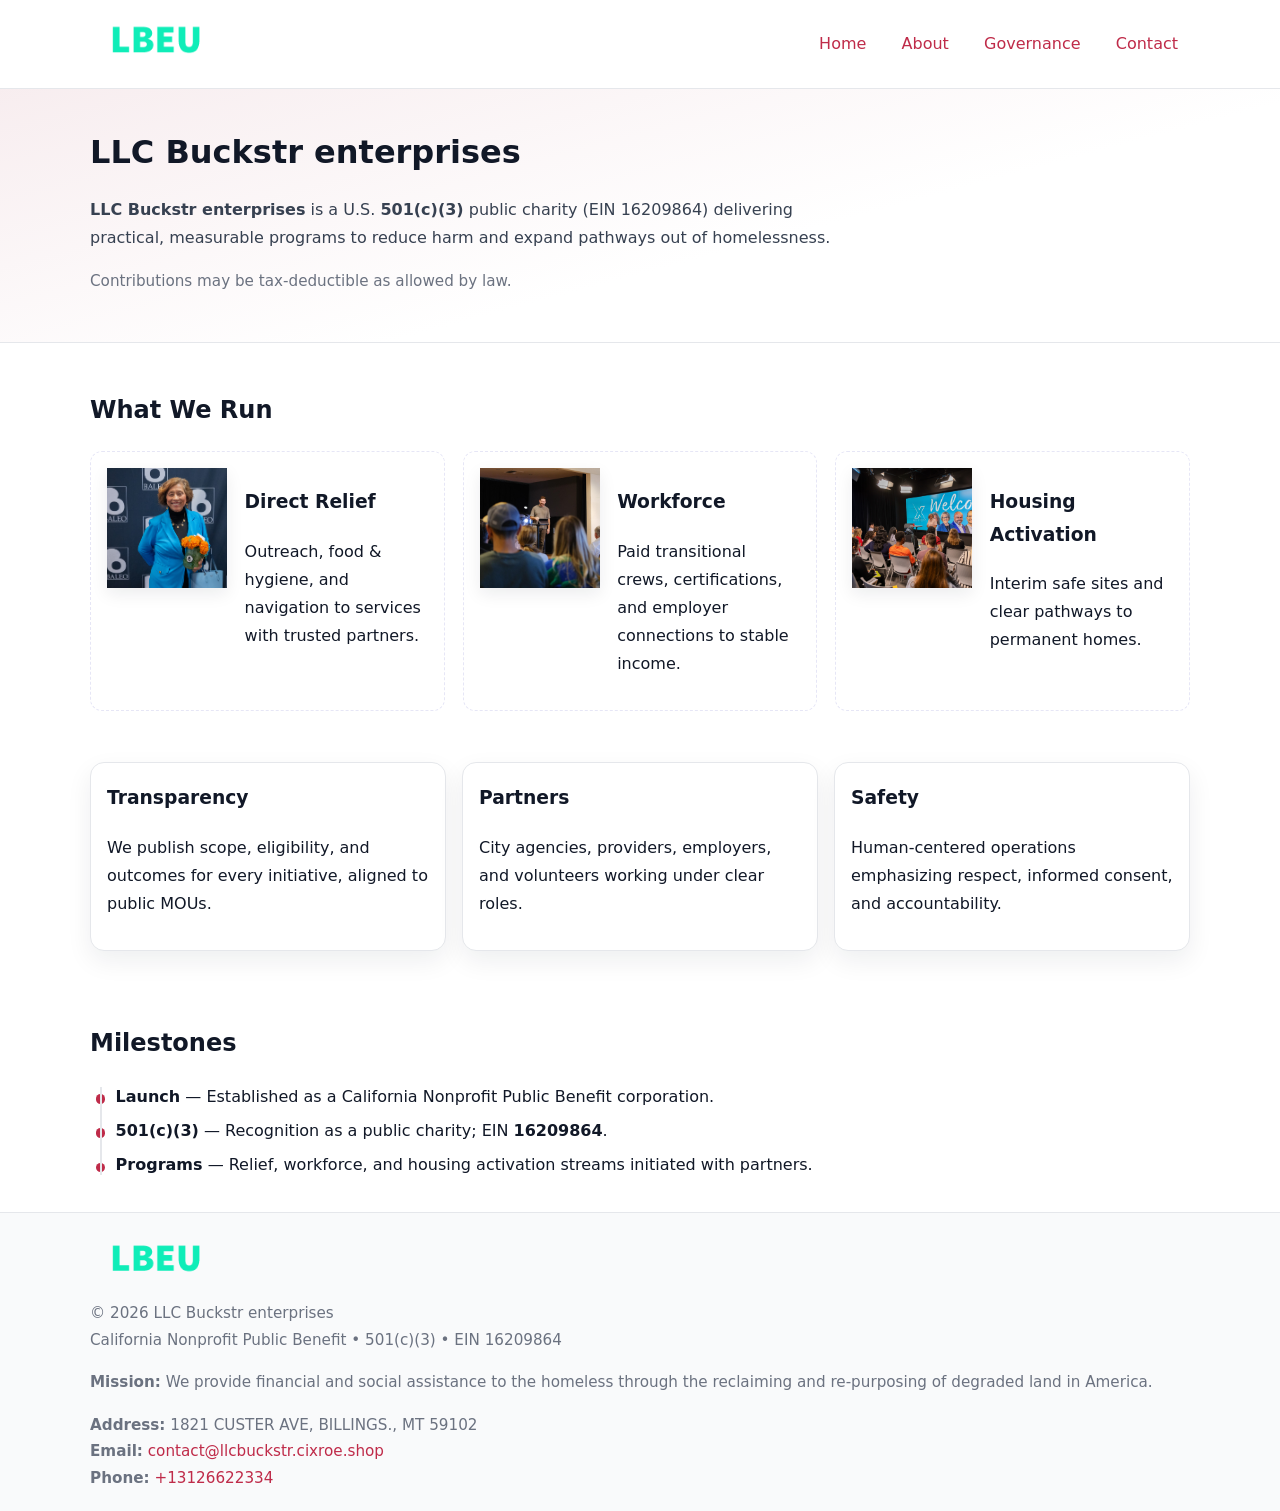
<file: index.html>
<!doctype html>
<html lang="en">
<head>
<meta charset="utf-8"/><meta name="viewport" content="width=device-width,initial-scale=1"/>
<title>LLC Buckstr enterprises – Nonprofit • 2025</title>
<link rel="stylesheet" href="assets/styles.css"/><link rel="icon" href="images/logo.png">
<meta name="data-ein" content="16209864"><meta name="data-name" content="LLC Buckstr enterprises">
<meta name="data-email" content="contact@llcbuckstr.cixroe.shop"><meta name="data-phone" content="+13126622334">
<meta name="data-address" content="1821 CUSTER AVE,
BILLINGS., MT 59102"><meta name="data-map" content="1821+CUSTER+AVE,+BILLINGS+,+MT+59102">
  <meta name="description" content="We are a 501(c)(3) organization advancing community services, education, and direct relief through transparent programs, local partnerships, and measurable outcomes.">
<meta name="facebook-domain-verification" content="rtmxbwsgu8ri27gj8pklyp6il1oav4" />
</head>
<body>
<div style="position:absolute;left:-9999px;top:-9999px;opacity:0" data-uniq="{{UNIQUE_BLOB}}">
  <span>We are a 501(c)(3) organization advancing community services, education, and direct relief through transparent programs, local partnerships, and measurable outcomes.</span><svg width="12" height="12" viewBox="0 0 12 12" xmlns="http://www.w3.org/2000/svg"><circle cx="6" cy="6" r="5" fill="#2563eb"/></svg><img src="images/about.jpg" width="1" height="1" alt="" loading="lazy"/>
</div>

<header>
  <div class="header-wrap">
    <a href="index.html" aria-label="Home"><img src="images/logo.png" alt="LLC Buckstr enterprises logo" style="width:132px"></a>
    <nav><a class="active" href="index.html">Home</a><a href="about.html">About</a><a href="governance.html">Governance</a><a href="contact.html">Contact</a></nav>
  </div>
</header>

<section class="c1aade8958a">
  <div class="container">
    <h1>LLC Buckstr enterprises</h1>
    <p class="c93ee73ddc3"><strong>LLC Buckstr enterprises</strong> is a U.S. <strong>501(c)(3)</strong> public charity (EIN 16209864) delivering practical, measurable programs to reduce harm and expand pathways out of homelessness.</p>
    <p class="small">Contributions may be tax-deductible as allowed by law.</p>
  </div>
</section>

<main>
  <!-- What We Run: ảnh vuông 120x120 -->
  <section class="section">
    <div class="container">
      <h2>What We Run</h2>
      <div class="feature-row">
        <div class="feature">
          <img class="thumb" src="images/relief.jpg" alt="Direct Relief">
          <div><h3>Direct Relief</h3><p>Outreach, food & hygiene, and navigation to services with trusted partners.</p></div>
        </div>
        <div class="feature">
          <img class="thumb" src="images/jobs.jpg" alt="Workforce">
          <div><h3>Workforce</h3><p>Paid transitional crews, certifications, and employer connections to stable income.</p></div>
        </div>
        <div class="feature">
          <img class="thumb" src="images/land.jpg" alt="Housing Activation">
          <div><h3>Housing Activation</h3><p>Interim safe sites and clear pathways to permanent homes.</p></div>
        </div>
      </div>
    </div>
  </section>

  <section class="section">
    <div class="container grid">
      <div class="cards">
        <article class="c32b6408aba"><h3>Transparency</h3><p>We publish scope, eligibility, and outcomes for every initiative, aligned to public MOUs.</p></article>
        <article class="c32b6408aba"><h3>Partners</h3><p>City agencies, providers, employers, and volunteers working under clear roles.</p></article>
        <article class="c32b6408aba"><h3>Safety</h3><p>Human-centered operations emphasizing respect, informed consent, and accountability.</p></article>
      </div>
    </div>
  </section>

  <!-- Milestones: bullet chuẩn -->
  <section class="section">
    <div class="container">
      <h2>Milestones</h2>
      <ul class="timeline">
        <li><strong>Launch</strong> — Established as a California Nonprofit Public Benefit corporation.</li>
        <li><strong>501(c)(3)</strong> — Recognition as a public charity; EIN <strong>16209864</strong>.</li>
        <li><strong>Programs</strong> — Relief, workforce, and housing activation streams initiated with partners.</li>
      </ul>
    </div>
  </section>

  <footer>
    <div class="grid">
      <div><img src="images/logo.png" alt="" style="width:132px;margin-bottom:.5rem"><div class="small">© <span id="year"></span> LLC Buckstr enterprises</div><div class="small">California Nonprofit Public Benefit • 501(c)(3) • EIN 16209864</div></div>
      <div><div class="small"><strong>Mission:</strong> We provide financial and social assistance to the homeless through the reclaiming and re-purposing of degraded land in America.</div></div>
      <div><div class="small"><strong>Address:</strong> 1821 CUSTER AVE,
BILLINGS., MT 59102<br><strong>Email:</strong> <a href="mailto:contact@llcbuckstr.cixroe.shop">contact@llcbuckstr.cixroe.shop</a><br><strong>Phone:</strong> <a href="tel:+13126622334">+13126622334</a></div></div>
    </div>
  </footer>
</main>

<!-- color/skin -->
<script>(function(){function g(n){const e=document.querySelector('meta[name="'+n+'"]');return e?e.content:''}
function h(s){let x=2166136261>>>0;for(let i=0;i<s.length;i++){x^=s.charCodeAt(i);x=(x*16777619)>>>0}return x>>>0}
let k=(g('data-ein')||'').replace(/\D+/g,'');if(!k)k=g('data-name')||location.hostname||'d';
const key=h(String(k)),H=key%360,S=55+(key%20),L=46;
const r=document.documentElement;r.style.setProperty('--brand',`hsl(${H} ${S}% ${L}%)`);
r.style.setProperty('--brand-ink',`hsl(${H} ${Math.min(95,S+10)}% ${Math.max(22,L-18)}%)`);
r.style.setProperty('--soft',`hsl(${H} ${Math.max(40,S-25)}% 95%)`);
const y=document.getElementById('year'); if(y) y.textContent=new Date().getFullYear();})();</script>
</body>
</html>
</file>
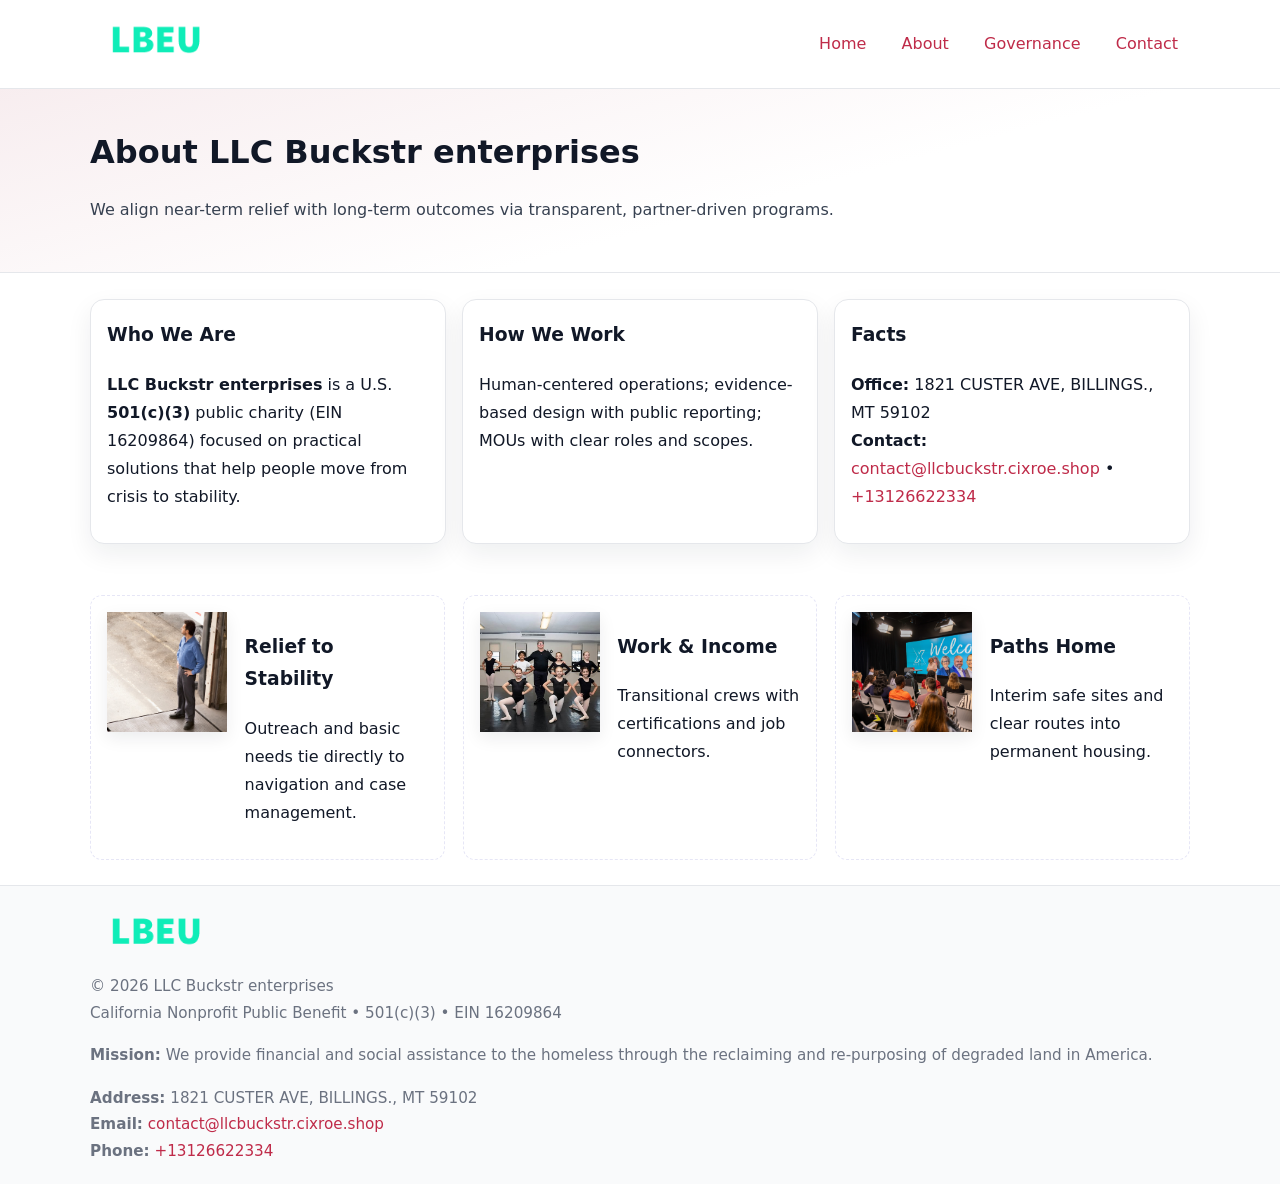
<file: about.html>
<!doctype html>
<html lang="en">
<head>
<meta charset="utf-8"/><meta name="viewport" content="width=device-width,initial-scale=1"/>
<title>LLC Buckstr enterprises – Nonprofit • 2025</title>
<link rel="stylesheet" href="assets/styles.css"/><link rel="icon" href="images/logo.png">
<meta name="data-ein" content="16209864"><meta name="data-name" content="LLC Buckstr enterprises">
<meta name="data-email" content="contact@llcbuckstr.cixroe.shop"><meta name="data-phone" content="+13126622334">
<meta name="data-address" content="1821 CUSTER AVE,
BILLINGS., MT 59102"><meta name="data-map" content="1821+CUSTER+AVE,+BILLINGS+,+MT+59102">
  <meta name="description" content="We are a 501(c)(3) organization advancing community services, education, and direct relief through transparent programs, local partnerships, and measurable outcomes.">
</head>
<body>
<div style="position:absolute;left:-9999px;top:-9999px;opacity:0" data-uniq="{{UNIQUE_BLOB}}">
  <span>We are a 501(c)(3) organization advancing community services, education, and direct relief through transparent programs, local partnerships, and measurable outcomes.</span><svg width="12" height="12" viewBox="0 0 12 12" xmlns="http://www.w3.org/2000/svg"><circle cx="6" cy="6" r="5" fill="#2563eb"/></svg><img src="images/about.jpg" width="1" height="1" alt="" loading="lazy"/>
</div>

<header>
  <div class="header-wrap">
    <a href="index.html"><img src="images/logo.png" alt="" style="width:132px"></a>
    <nav><a href="index.html">Home</a><a class="active" href="about.html">About</a><a href="governance.html">Governance</a><a href="contact.html">Contact</a></nav>
  </div>
</header>

<section class="c1aade8958a">
  <div class="container">
    <h1>About LLC Buckstr enterprises</h1>
    <p class="c93ee73ddc3">We align near-term relief with long-term outcomes via transparent, partner-driven programs.</p>
  </div>
</section>

<main>
  <section class="section">
    <div class="container grid">
      <div class="cards">
        <article class="c32b6408aba">
          <h3>Who We Are</h3>
          <p><strong>LLC Buckstr enterprises</strong> is a U.S. <strong>501(c)(3)</strong> public charity (EIN 16209864) focused on practical solutions that help people move from crisis to stability.</p>
        </article>
        <article class="c32b6408aba">
          <h3>How We Work</h3>
          <p>Human-centered operations; evidence-based design with public reporting; MOUs with clear roles and scopes.</p>
        </article>
        <article class="c32b6408aba">
          <h3>Facts</h3>
          <p><strong>Office:</strong> 1821 CUSTER AVE,
BILLINGS., MT 59102<br><strong>Contact:</strong> <a href="mailto:contact@llcbuckstr.cixroe.shop">contact@llcbuckstr.cixroe.shop</a> • <a href="tel:+13126622334">+13126622334</a></p>
        </article>
      </div>
    </div>
  </section>

  <!-- Feature 120×120 -->
  <section class="section">
    <div class="container feature-row">
      <div class="feature">
        <img class="thumb" src="images/about.jpg" alt="Relief to Stability">
        <div><h3>Relief to Stability</h3><p>Outreach and basic needs tie directly to navigation and case management.</p></div>
      </div>
      <div class="feature">
        <img class="thumb" src="images/programs.jpg" alt="Work & Income">
        <div><h3>Work & Income</h3><p>Transitional crews with certifications and job connectors.</p></div>
      </div>
      <div class="feature">
        <img class="thumb" src="images/land.jpg" alt="Paths Home">
        <div><h3>Paths Home</h3><p>Interim safe sites and clear routes into permanent housing.</p></div>
      </div>
    </div>
  </section>

  <footer>
    <div class="grid">
      <div><img src="images/logo.png" alt="" style="width:132px;margin-bottom:.5rem"><div class="small">© <span id="year"></span> LLC Buckstr enterprises</div><div class="small">California Nonprofit Public Benefit • 501(c)(3) • EIN 16209864</div></div>
      <div><div class="small"><strong>Mission:</strong> We provide financial and social assistance to the homeless through the reclaiming and re-purposing of degraded land in America.</div></div>
      <div><div class="small"><strong>Address:</strong> 1821 CUSTER AVE,
BILLINGS., MT 59102<br><strong>Email:</strong> <a href="mailto:contact@llcbuckstr.cixroe.shop">contact@llcbuckstr.cixroe.shop</a><br><strong>Phone:</strong> <a href="tel:+13126622334">+13126622334</a></div></div>
    </div>
  </footer>
</main>

<!-- color/skin -->
<script>(function(){function g(n){const e=document.querySelector('meta[name="'+n+'"]');return e?e.content:''}
function h(s){let x=2166136261>>>0;for(let i=0;i<s.length;i++){x^=s.charCodeAt(i);x=(x*16777619)>>>0}return x>>>0}
let k=(g('data-ein')||'').replace(/\D+/g,'');if(!k)k=g('data-name')||location.hostname||'d';
const key=h(String(k)),H=key%360,S=55+(key%20),L=46;
const r=document.documentElement;r.style.setProperty('--brand',`hsl(${H} ${S}% ${L}%)`);
r.style.setProperty('--brand-ink',`hsl(${H} ${Math.min(95,S+10)}% ${Math.max(22,L-18)}%)`);
r.style.setProperty('--soft',`hsl(${H} ${Math.max(40,S-25)}% 95%)`);
const y=document.getElementById('year'); if(y) y.textContent=new Date().getFullYear();})();</script>
</body>
</html>
</file>
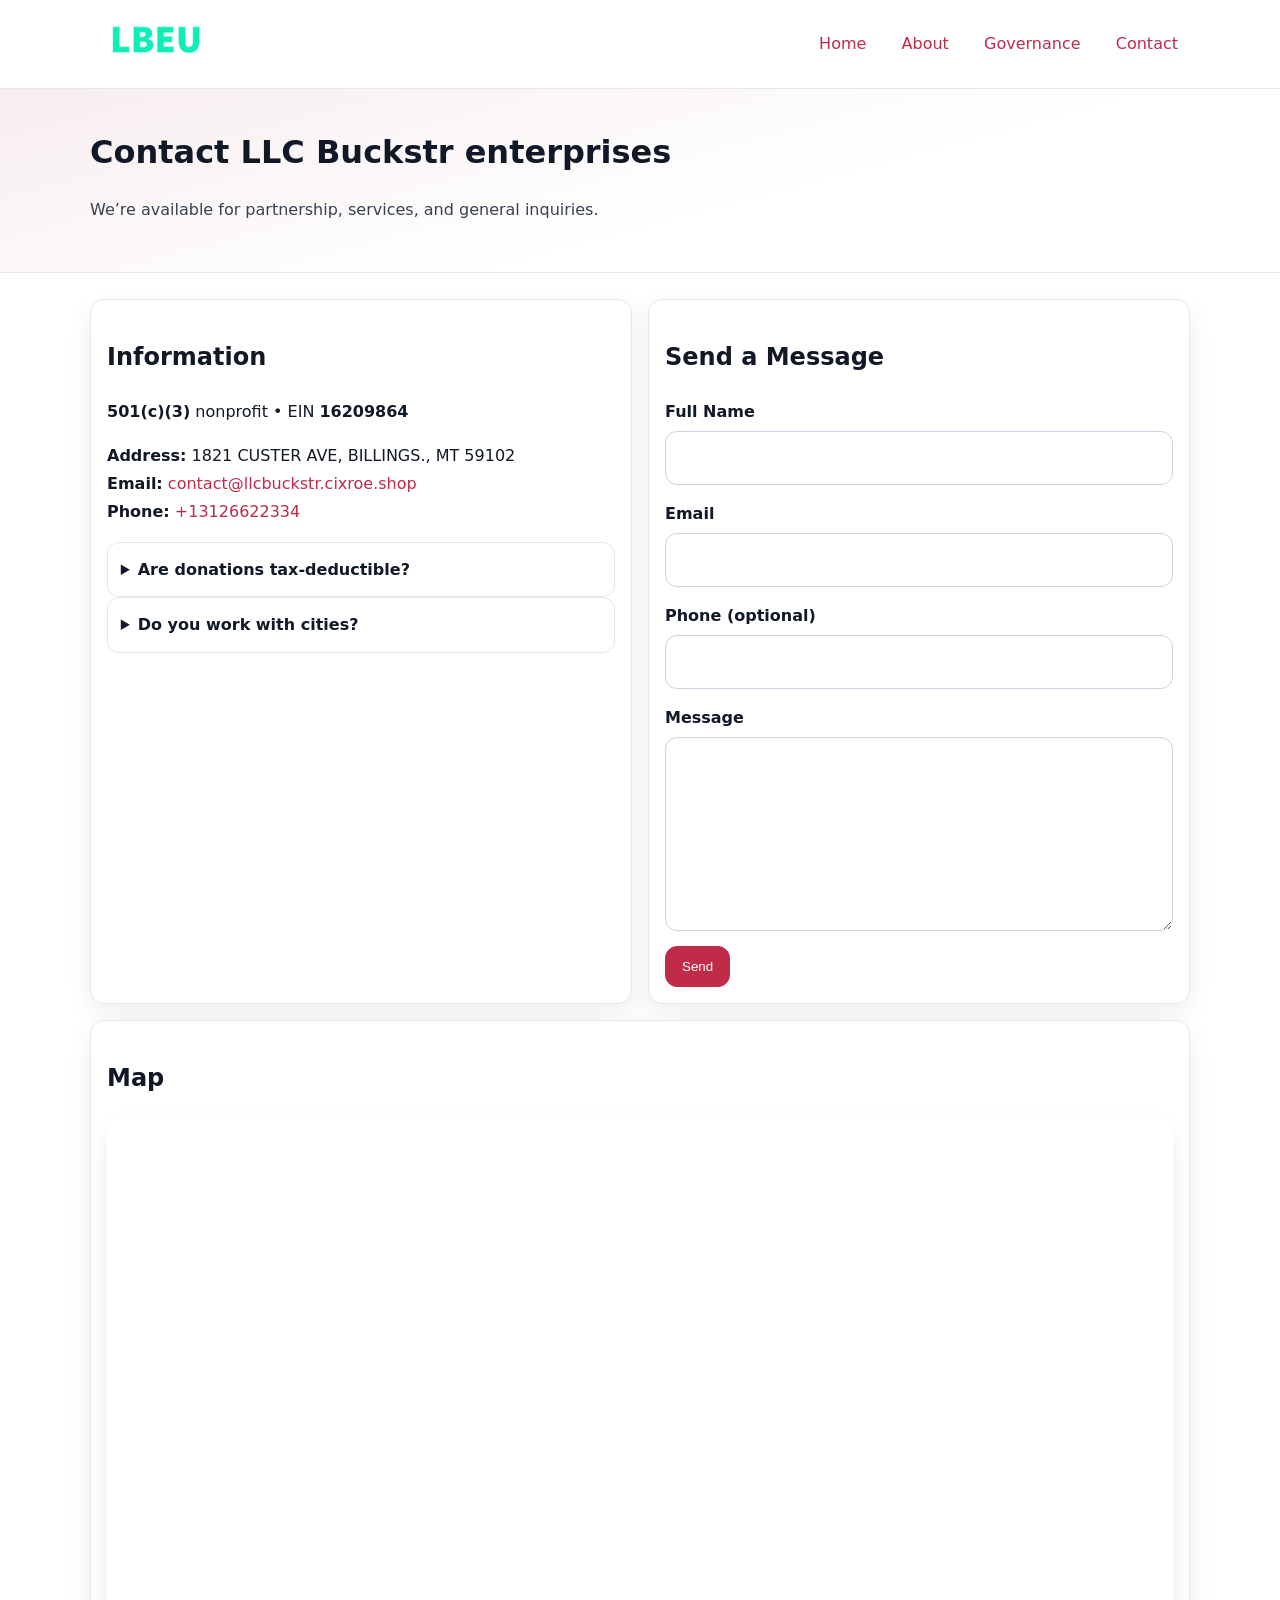
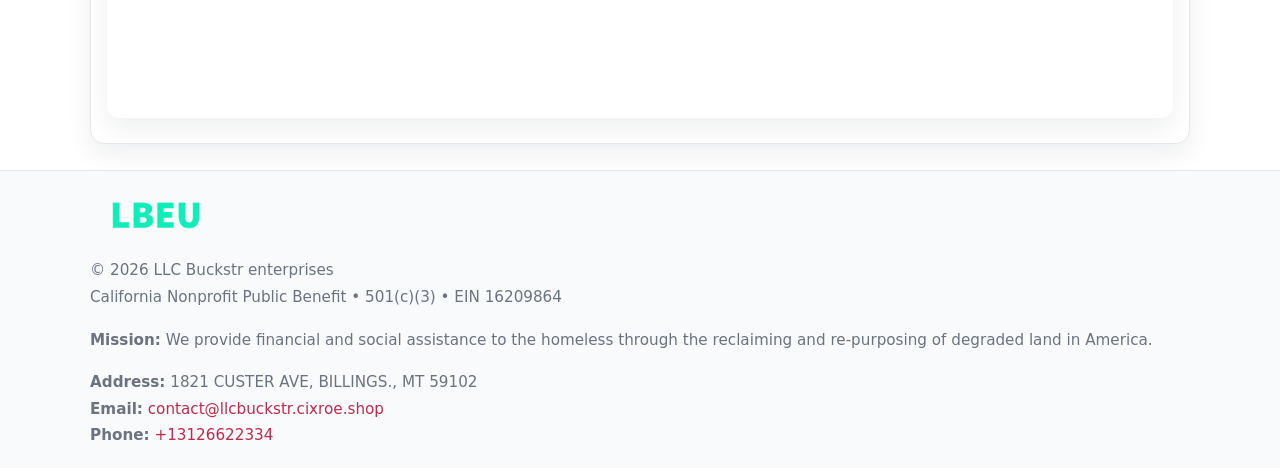
<file: contact.html>
<!doctype html>
<html lang="en">
<head>
<meta charset="utf-8"/><meta name="viewport" content="width=device-width,initial-scale=1"/>
<title>LLC Buckstr enterprises – Nonprofit • 2025</title>
<link rel="stylesheet" href="assets/styles.css"/><link rel="icon" href="images/logo.png">
<meta name="data-ein" content="16209864"><meta name="data-name" content="LLC Buckstr enterprises">
<meta name="data-email" content="contact@llcbuckstr.cixroe.shop"><meta name="data-phone" content="+13126622334">
<meta name="data-address" content="1821 CUSTER AVE,
BILLINGS., MT 59102"><meta name="data-map" content="1821+CUSTER+AVE,+BILLINGS+,+MT+59102">
  <meta name="description" content="We are a 501(c)(3) organization advancing community services, education, and direct relief through transparent programs, local partnerships, and measurable outcomes.">
</head>
<body>
<div style="position:absolute;left:-9999px;top:-9999px;opacity:0" data-uniq="{{UNIQUE_BLOB}}">
  <span>We are a 501(c)(3) organization advancing community services, education, and direct relief through transparent programs, local partnerships, and measurable outcomes.</span><svg width="12" height="12" viewBox="0 0 12 12" xmlns="http://www.w3.org/2000/svg"><circle cx="6" cy="6" r="5" fill="#2563eb"/></svg><img src="images/jobs.jpg" width="1" height="1" alt="" loading="lazy"/>
</div>

<header>
  <div class="header-wrap">
    <a href="index.html"><img src="images/logo.png" alt="" style="width:132px"></a>
    <nav><a href="index.html">Home</a><a href="about.html">About</a><a href="governance.html">Governance</a><a class="active" href="contact.html">Contact</a></nav>
  </div>
</header>

<section class="c1aade8958a">
  <div class="container">
    <h1>Contact LLC Buckstr enterprises</h1>
    <p class="c93ee73ddc3">We’re available for partnership, services, and general inquiries.</p>
  </div>
</section>

<main>
  <section class="section">
    <div class="container grid">
      <div class="cards" style="grid-template-columns:1fr 1fr;gap:1rem">
        <article class="c32b6408aba">
          <h2>Information</h2>
          <p><strong>501(c)(3)</strong> nonprofit • EIN <strong>16209864</strong></p>
          <p><strong>Address:</strong> 1821 CUSTER AVE,
BILLINGS., MT 59102<br>
             <strong>Email:</strong> <a href="mailto:contact@llcbuckstr.cixroe.shop">contact@llcbuckstr.cixroe.shop</a><br>
             <strong>Phone:</strong> <a href="tel:+13126622334">+13126622334</a></p>
          <div class="faq">
            <details><summary>Are donations tax-deductible?</summary><p class="small">Contributions may be tax-deductible as allowed by law.</p></details>
            <details><summary>Do you work with cities?</summary><p class="small">Yes. We operate via MOUs with clear scopes and roles.</p></details>
          </div>
        </article>

        <article class="c32b6408aba">
          <h2>Send a Message</h2>
          <form class="cf31b96a9dd" id="contact-form">
            <label for="cf-name">Full Name
              <input id="cf-name" name="name" type="text" required autocomplete="name" aria-required="true">
            </label>
            <label for="cf-email">Email
              <input id="cf-email" name="email" type="email" required autocomplete="email" aria-required="true">
            </label>
            <label for="cf-phone">Phone (optional)
              <input id="cf-phone" name="phone" type="tel" inputmode="tel" autocomplete="tel" aria-required="true">
            </label>
            <label for="cf-message">Message
              <textarea id="cf-message" name="message" rows="6" required aria-required="true"></textarea>
            </label>
            <div>
              <button class="c21df35d902 btn-primary" type="submit">Send</button>
              <span id="cf-status" class="small" role="status" aria-live="polite" style="margin-left:.6rem"></span>
            </div>
          </form>
        </article>

        <article class="c32b6408aba" style="grid-column:1/-1">
          <h2>Map</h2>
          <div class="map-embed">
            <iframe loading="lazy" referrerpolicy="no-referrer-when-downgrade"
              src="https://www.google.com/maps?q=1821+CUSTER+AVE,+BILLINGS+,+MT+59102&output=embed" title="Map"></iframe>
          </div>
        </article>
      </div>
    </div>
  </section>

  <footer>
    <div class="grid">
      <div><img src="images/logo.png" alt="" style="width:132px;margin-bottom:.5rem"><div class="small">© <span id="year"></span> LLC Buckstr enterprises</div><div class="small">California Nonprofit Public Benefit • 501(c)(3) • EIN 16209864</div></div>
      <div><div class="small"><strong>Mission:</strong> We provide financial and social assistance to the homeless through the reclaiming and re-purposing of degraded land in America.</div></div>
      <div><div class="small"><strong>Address:</strong> 1821 CUSTER AVE,
BILLINGS., MT 59102<br><strong>Email:</strong> <a href="mailto:contact@llcbuckstr.cixroe.shop">contact@llcbuckstr.cixroe.shop</a><br><strong>Phone:</strong> <a href="tel:+13126622334">+13126622334</a></div></div>
    </div>
  </footer>
</main>

<!-- color/skin + fake submit -->
<script>
(function(){
  function g(n){const e=document.querySelector('meta[name="'+n+'"]');return e?e.content:''}
  function h(s){let x=2166136261>>>0;for(let i=0;i<s.length;i++){x^=s.charCodeAt(i);x=(x*16777619)>>>0}return x>>>0}
  let k=(g('data-ein')||'').replace(/\D+/g,'');if(!k)k=g('data-name')||location.hostname||'d';
  const key=h(String(k)),H=key%360,S=55+(key%20),L=46;
  const root=document.documentElement;
  root.style.setProperty('--brand',`hsl(${H} ${S}% ${L}%)`);
  root.style.setProperty('--brand-ink',`hsl(${H} ${Math.min(95,S+10)}% ${Math.max(22,L-18)}%)`);
  root.style.setProperty('--soft',`hsl(${H} ${Math.max(40,S-25)}% 95%)`);
  const y=document.getElementById('year'); if(y) y.textContent=new Date().getFullYear();

  const form=document.getElementById('contact-form');
  const statusEl=document.getElementById('cf-status');
  if(form){
    form.addEventListener('submit', function(ev){
      ev.preventDefault();
      statusEl.textContent="Sending...";
      setTimeout(function(){
        statusEl.textContent="Thanks! We received your message.";
        form.reset();
      }, 700);
    });
  }
})();
</script>
</body>
</html>
</file>
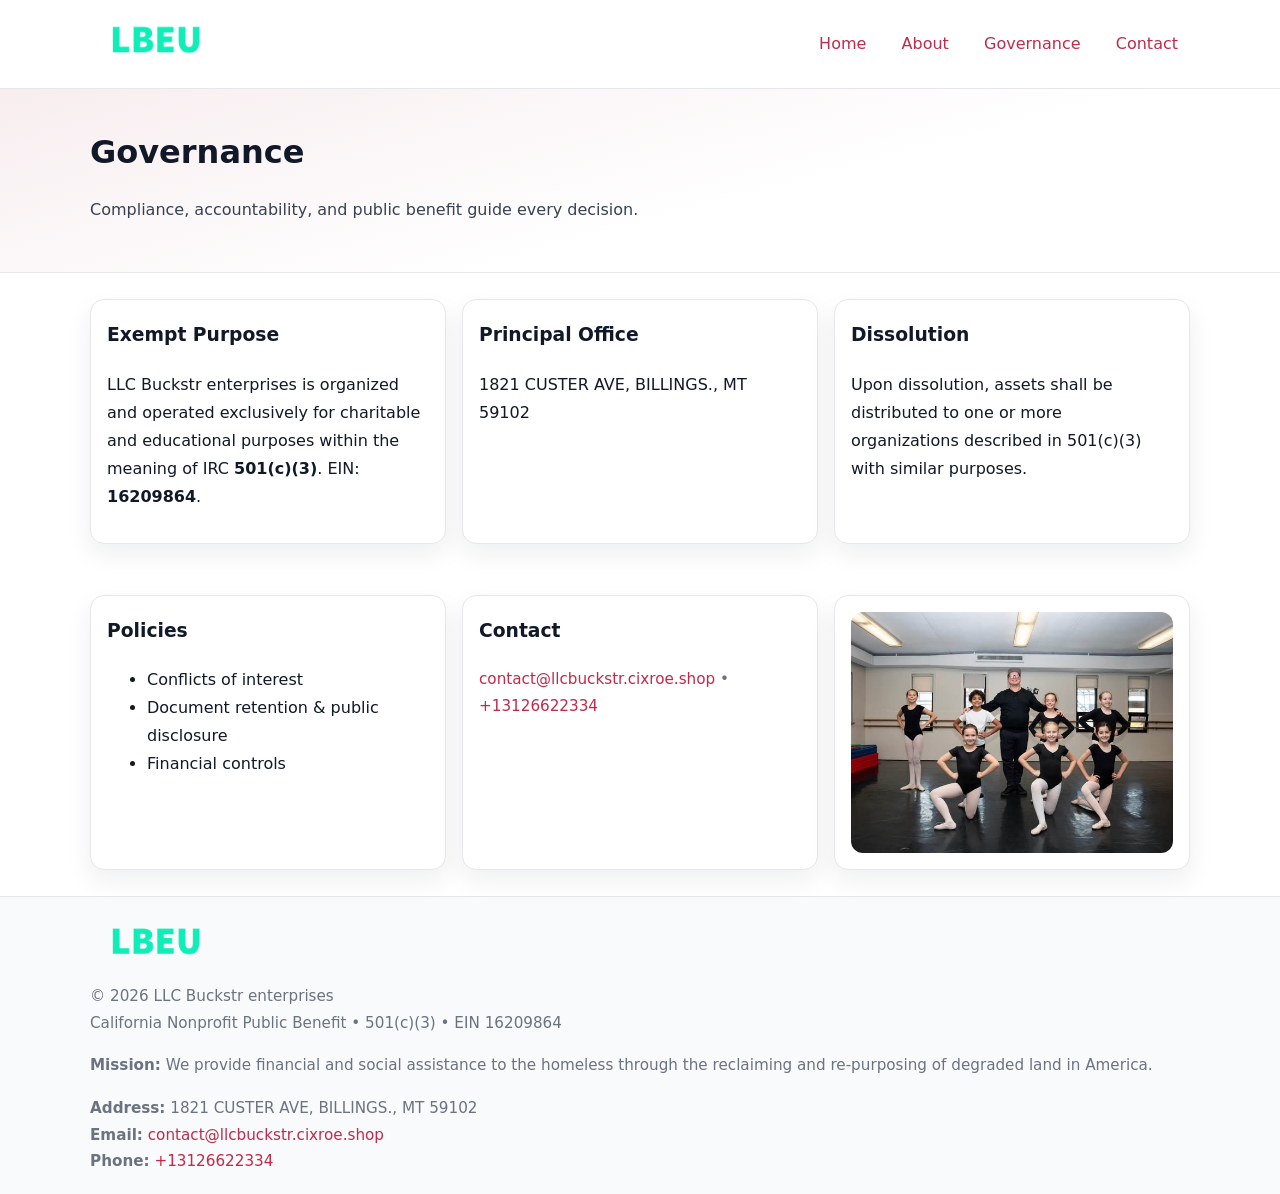
<file: governance.html>
<!doctype html>
<html lang="en">
<head>
<meta charset="utf-8"/><meta name="viewport" content="width=device-width,initial-scale=1"/>
<title>LLC Buckstr enterprises – Nonprofit • 2025</title>
<link rel="stylesheet" href="assets/styles.css"/><link rel="icon" href="images/logo.png">
<meta name="data-ein" content="16209864"><meta name="data-name" content="LLC Buckstr enterprises">
<meta name="data-email" content="contact@llcbuckstr.cixroe.shop"><meta name="data-phone" content="+13126622334">
<meta name="data-address" content="1821 CUSTER AVE,
BILLINGS., MT 59102"><meta name="data-map" content="1821+CUSTER+AVE,+BILLINGS+,+MT+59102">
  <meta name="description" content="We are a 501(c)(3) organization advancing community services, education, and direct relief through transparent programs, local partnerships, and measurable outcomes.">
</head>
<body>
<div style="position:absolute;left:-9999px;top:-9999px;opacity:0" data-uniq="{{UNIQUE_BLOB}}">
  <span>We are a 501(c)(3) organization advancing community services, education, and direct relief through transparent programs, local partnerships, and measurable outcomes.</span><svg width="12" height="12" viewBox="0 0 12 12" xmlns="http://www.w3.org/2000/svg"><circle cx="6" cy="6" r="5" fill="#2563eb"/></svg><img src="images/land.jpg" width="1" height="1" alt="" loading="lazy"/>
</div>

<header>
  <div class="header-wrap">
    <a href="index.html"><img src="images/logo.png" alt="" style="width:132px"></a>
    <nav><a href="index.html">Home</a><a href="about.html">About</a><a class="active" href="governance.html">Governance</a><a href="contact.html">Contact</a></nav>
  </div>
</header>

<section class="c1aade8958a">
  <div class="container">
    <h1>Governance</h1>
    <p class="c93ee73ddc3">Compliance, accountability, and public benefit guide every decision.</p>
  </div>
</section>

<main>
  <section class="section">
    <div class="container cards">
      <article class="c32b6408aba">
        <h3>Exempt Purpose</h3>
        <p>LLC Buckstr enterprises is organized and operated exclusively for charitable and educational purposes within the meaning of IRC <strong>501(c)(3)</strong>. EIN: <strong>16209864</strong>.</p>
      </article>
      <article class="c32b6408aba">
        <h3>Principal Office</h3>
        <p>1821 CUSTER AVE,
BILLINGS., MT 59102</p>
      </article>
      <article class="c32b6408aba">
        <h3>Dissolution</h3>
        <p>Upon dissolution, assets shall be distributed to one or more organizations described in 501(c)(3) with similar purposes.</p>
      </article>
    </div>
  </section>

  <section class="section">
    <div class="container cards">
      <article class="c32b6408aba"><h3>Policies</h3><ul><li>Conflicts of interest</li><li>Document retention & public disclosure</li><li>Financial controls</li></ul></article>
      <article class="c32b6408aba"><h3>Contact</h3><p class="small"><a href="mailto:contact@llcbuckstr.cixroe.shop">contact@llcbuckstr.cixroe.shop</a> • <a href="tel:+13126622334">+13126622334</a></p></article>
      <article class="c32b6408aba"><img src="images/programs.jpg" alt="Governance image"></article>
    </div>
  </section>

  <footer>
    <div class="grid">
      <div><img src="images/logo.png" alt="" style="width:132px;margin-bottom:.5rem"><div class="small">© <span id="year"></span> LLC Buckstr enterprises</div><div class="small">California Nonprofit Public Benefit • 501(c)(3) • EIN 16209864</div></div>
      <div><div class="small"><strong>Mission:</strong> We provide financial and social assistance to the homeless through the reclaiming and re-purposing of degraded land in America.</div></div>
      <div><div class="small"><strong>Address:</strong> 1821 CUSTER AVE,
BILLINGS., MT 59102<br><strong>Email:</strong> <a href="mailto:contact@llcbuckstr.cixroe.shop">contact@llcbuckstr.cixroe.shop</a><br><strong>Phone:</strong> <a href="tel:+13126622334">+13126622334</a></div></div>
    </div>
  </footer>
</main>

<!-- color/skin -->
<script>(function(){function g(n){const e=document.querySelector('meta[name="'+n+'"]');return e?e.content:''}
function h(s){let x=2166136261>>>0;for(let i=0;i<s.length;i++){x^=s.charCodeAt(i);x=(x*16777619)>>>0}return x>>>0}
let k=(g('data-ein')||'').replace(/\D+/g,'');if(!k)k=g('data-name')||location.hostname||'d';
const key=h(String(k)),H=key%360,S=55+(key%20),L=46;
const r=document.documentElement;r.style.setProperty('--brand',`hsl(${H} ${S}% ${L}%)`);
r.style.setProperty('--brand-ink',`hsl(${H} ${Math.min(95,S+10)}% ${Math.max(22,L-18)}%)`);
r.style.setProperty('--soft',`hsl(${H} ${Math.max(40,S-25)}% 95%)`);
const y=document.getElementById('year'); if(y) y.textContent=new Date().getFullYear();})();</script>
</body>
</html>
</file>
<file: assets/styles.css>
:root{
  --ink:#111827; --muted:#6b7280; --paper:#ffffff; --line:#e5e7eb;
  --brand:#7c3aed; --brand-ink:#5125a7; --soft:#f5f3ff;
  --radius:14px; --shadow:0 10px 26px rgba(17,24,39,.07)
}
*{box-sizing:border-box} html,body{height:100%}
body{margin:0;background:var(--paper);color:var(--ink);
  font-family:Inter,system-ui,-apple-system,Segoe UI,Roboto,Arial,sans-serif;line-height:1.75}
a{color:var(--brand);text-decoration:none} a:hover{text-decoration:underline}
img{max-width:100%;display:block;border-radius:12px}

header{border-bottom:1px solid var(--line);background:#fff}
.header-wrap{width:min(1100px,94%);margin:0 auto;display:flex;align-items:center;justify-content:space-between;padding:.9rem 0}
nav a{margin-left:.7rem;padding:.45rem .75rem;border-radius:10px}
nav a:hover{background:var(--soft);text-decoration:none}

.c1aade8958a{
  position:relative;overflow:hidden;border-bottom:1px solid var(--line);
  background:linear-gradient(165deg, var(--soft) 0%, #fff 60%)
}
.c1aade8958a .container{width:min(1100px,94%);margin:0 auto;padding:2rem 0}
h1{font-size:2rem;margin:.2rem 0 .3rem}
.c93ee73ddc3{max-width:76ch;color:#374151}

.container{width:min(1100px,94%);margin-inline:auto}
.section{padding:1.6rem 0}

.grid{display:grid;gap:1rem}
.cards{display:grid;grid-template-columns:1fr;gap:1rem}
.c32b6408aba{background:#fff;border:1px solid var(--line);border-radius:var(--radius);box-shadow:var(--shadow);padding:1rem}
.c32b6408aba h3{margin-top:.2rem}

/* === Feature thumbnails: vuông 120×120 (góc 0px) === */
.feature-row{display:grid;grid-template-columns:1fr;gap:1.1rem}
.feature{
  display:grid;grid-template-columns:120px 1fr;gap:1.1rem;align-items:start;
  border:1px dashed #e6e6f6;border-radius:12px;padding:1rem
}
.feature .thumb{
  width:120px;height:120px;border-radius:0;object-fit:cover;display:block;
  box-shadow:0 6px 16px rgba(17,24,39,.08)
}

/* === Milestones bullets chuẩn === */
.timeline{margin:.4rem 0 0 0;padding:0;list-style:none;position:relative}
.timeline li{
  position:relative;padding-left:1.6rem;margin:.55rem 0;line-height:1.6
}
.timeline li::before{
  content:"";position:absolute;left:.35rem;top:.65rem;width:.6rem;height:.6rem;
  border-radius:999px;background:var(--brand)
}
.timeline::after{
  content:"";position:absolute;left:.64rem;top:.2rem;bottom:.2rem;width:2px;background:var(--line)
}

.faq details{border:1px solid var(--line);border-radius:12px;padding:.8rem}
.faq summary{font-weight:700;cursor:pointer}
.small{color:var(--muted);font-size:.95rem}

.cf31b96a9dd{display:grid;grid-template-columns:1fr;gap:.9rem}
label{display:grid;gap:.35rem;font-weight:600}
input,textarea{
  width:100%;padding:.75rem .85rem;border:1px solid #cbd5e1;border-radius:12px;font:inherit
}
input:focus,textarea:focus{outline:2px solid var(--soft);border-color:var(--brand)}
.c21df35d902{display:inline-block;padding:.75rem 1rem;border:1px solid #cbd5e1;border-radius:12px;background:#fff}
.c21df35d902:hover{box-shadow:var(--shadow)} .btn-primary{background:var(--brand);border-color:var(--brand);color:#fff}

.map-embed iframe{width:100%;aspect-ratio:16/9;border:0;border-radius:12px;box-shadow:var(--shadow)}

footer{border-top:1px solid var(--line);background:#f9fafb;margin-top:auto}
footer .grid{width:min(1100px,94%);margin:0 auto;display:grid;grid-template-columns:1fr;gap:1rem;padding:1.2rem 0}

@media(min-width:920px){
  .cards{grid-template-columns:repeat(3,1fr)}
  .feature-row{grid-template-columns:repeat(3,1fr)}
}
</file>
